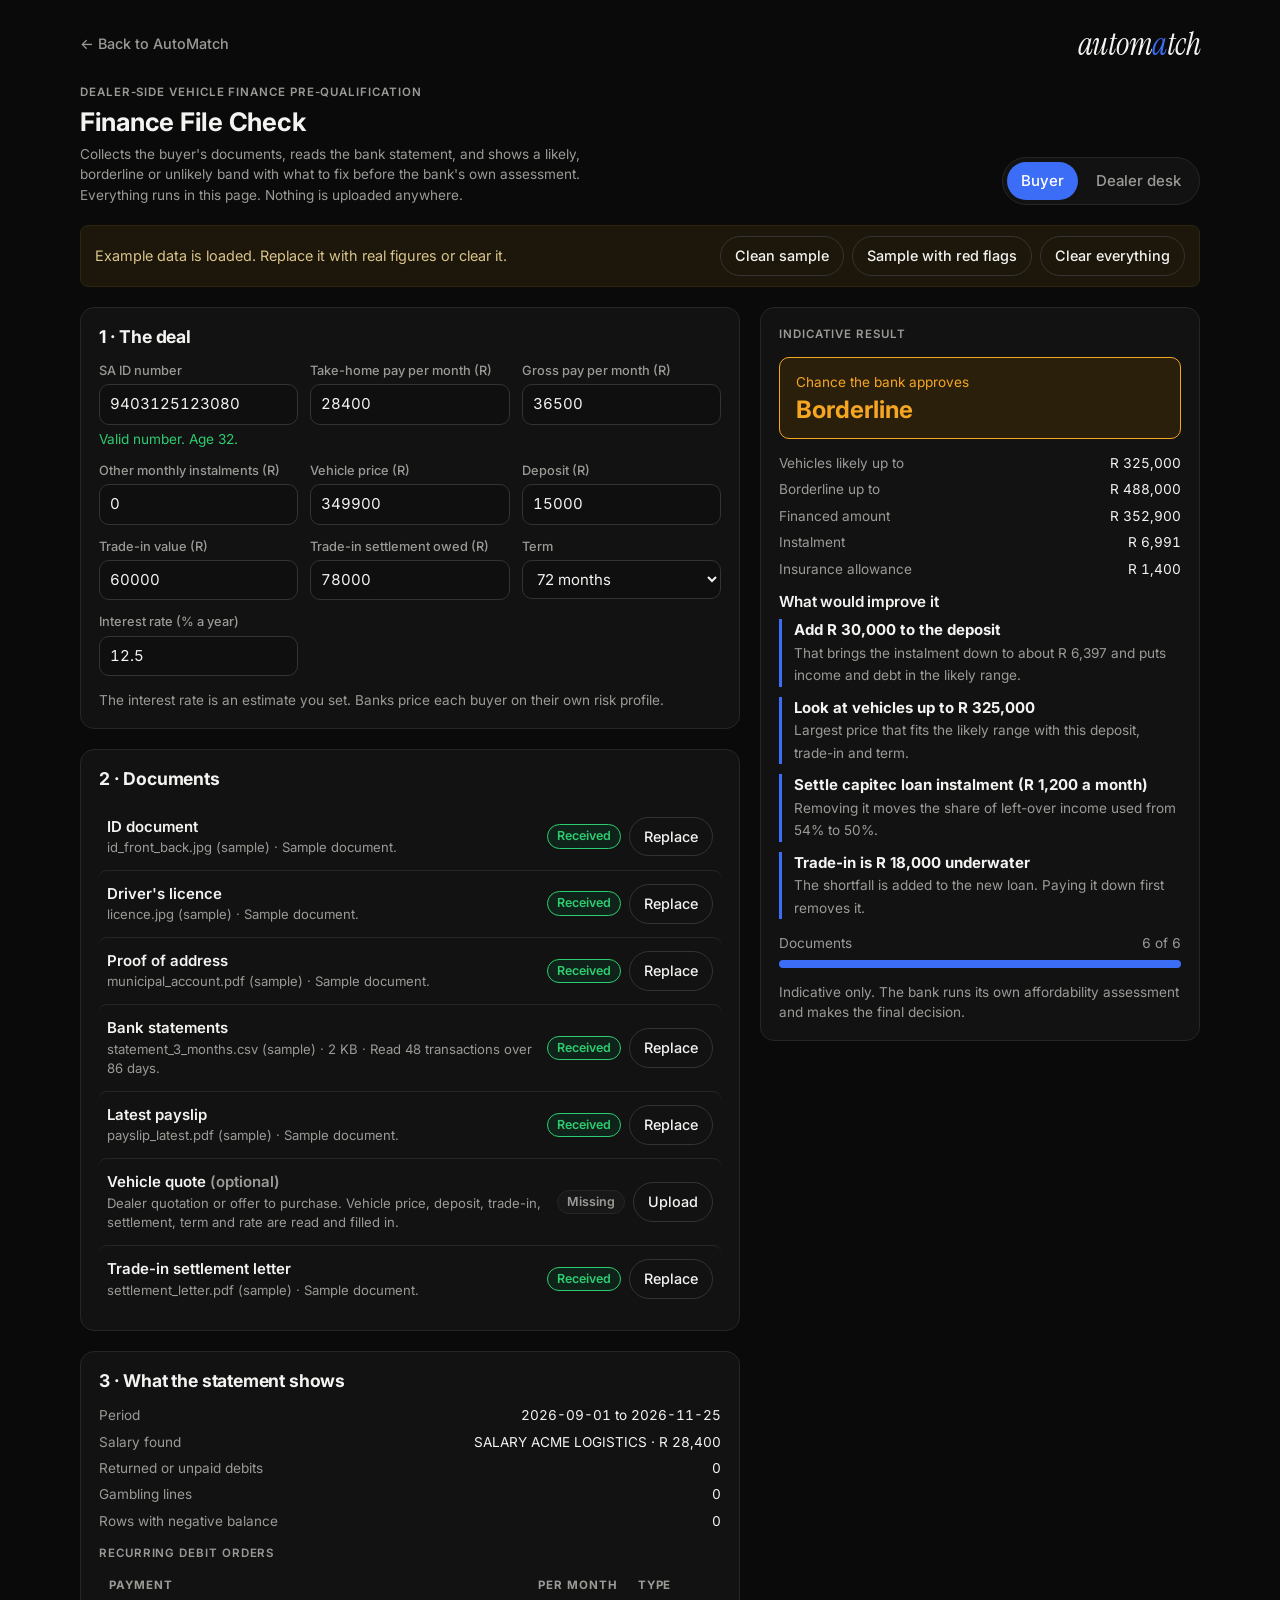
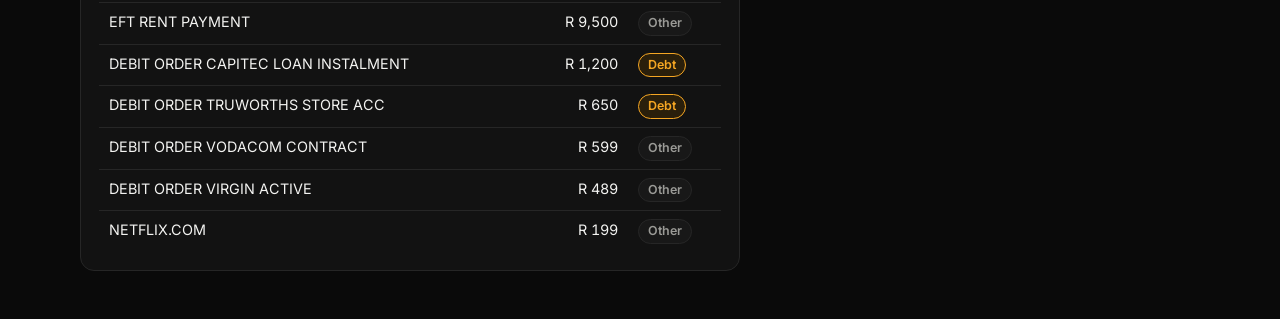
<file: static/finance-check.html>
<!doctype html><html lang="en" data-theme="dark"><head><meta charset="utf-8"><title>Pre-evaluate your finances · AutoMatch</title><meta name=viewport content="width=device-width,initial-scale=1,viewport-fit=cover"><style>:root{color-scheme:dark;box-sizing:border-box;padding-top:env(safe-area-inset-top,0px);padding-bottom:env(safe-area-inset-bottom,0px)}html{scroll-padding-top:env(safe-area-inset-top,0px)}body{margin:0;padding:0;font:14px -apple-system,BlinkMacSystemFont,sans-serif;background:#0a0a0a;color:#f3f3f1}img{max-width:100%}[hidden]:not([hidden=until-found i]){display:none!important}</style></head><body>
<meta name="claude:viewport-fit-sides" content="cover">
<link rel="preconnect" href="https://fonts.googleapis.com">
<link rel="preconnect" href="https://fonts.gstatic.com" crossorigin>
<link rel="stylesheet" href="https://fonts.googleapis.com/css2?family=Inter:wght@400;500;600;700&family=Instrument+Serif:ital@0;1&display=swap">
<style>
/* Layout: workspace with the deal and documents on the left and the live result on the right; tabs switch between buyer and dealer desk views */
:root{
  --bg:#0a0a0a; --surface:#121212; --surface-2:#181818; --ink:#f3f3f1; --ink-2:#9a9a96; --line:#262626;
  --accent:#3b6df6; --accent-ink:#ffffff;
  --good:#2ecc71; --good-bg:#10231a; --warn:#f5a623; --warn-bg:#2a1f0b; --bad:#e5484d; --bad-bg:#2a1213;
  --font-display:'Inter',system-ui,sans-serif;
  --font-body:'Inter',system-ui,sans-serif;
  --font-mono:'Inter',system-ui,sans-serif;
  color-scheme:dark;
}
*{box-sizing:border-box}
body{background:var(--bg);color:var(--ink);font-family:var(--font-body);font-size:15px;line-height:1.5;
  padding-left:max(16px,env(safe-area-inset-left,0px));padding-right:max(16px,env(safe-area-inset-right,0px));padding-block:20px 48px}
.wrap{max-width:1120px;margin:0 auto;display:flex;flex-direction:column;gap:20px}
h1,h2,h3{font-family:var(--font-display);margin:0;text-wrap:balance;line-height:1.2}
h1{font-size:1.6rem;font-weight:700}
h2{font-size:1.1rem;font-weight:700}
h3{font-size:.95rem;font-weight:600}
p{margin:0}
.mono,.num{font-family:var(--font-mono);font-variant-numeric:tabular-nums}
.muted{color:var(--ink-2)}
.small{font-size:.85rem}
.label-up{font-size:.72rem;letter-spacing:.08em;text-transform:uppercase;color:var(--ink-2);font-weight:600}
header{display:flex;flex-wrap:wrap;gap:12px 24px;align-items:flex-end;justify-content:space-between}
header .sub{max-width:60ch}
.tabs{display:flex;gap:4px;background:var(--surface-2);padding:4px;border-radius:10px}
.tabs button{border:0;background:transparent;color:var(--ink-2);font:inherit;font-weight:500;padding:8px 14px;border-radius:7px;cursor:pointer}
.tabs button[aria-selected="true"]{background:var(--surface);color:var(--ink);box-shadow:0 1px 2px rgba(0,0,0,.12)}
button:focus-visible,input:focus-visible,select:focus-visible,textarea:focus-visible,label.btn:focus-within{outline:2px solid var(--accent);outline-offset:2px}
.banner{display:flex;flex-wrap:wrap;gap:8px 16px;align-items:center;justify-content:space-between;background:var(--warn-bg);color:var(--warn);padding:10px 14px;border-radius:8px;font-size:.9rem}
.cols{display:grid;grid-template-columns:minmax(0,1.5fr) minmax(0,1fr);gap:20px;align-items:start}
@media (max-width:860px){.cols{grid-template-columns:minmax(0,1fr)}}
.stack{display:flex;flex-direction:column;gap:20px;min-width:0}
.card{background:var(--surface);border:1px solid var(--line);border-radius:12px;padding:18px;display:flex;flex-direction:column;gap:14px;min-width:0}
.card.sticky{position:sticky;top:12px}
@media (max-width:860px){.card.sticky{position:static}}
.form-grid{display:grid;grid-template-columns:repeat(auto-fit,minmax(170px,1fr));gap:12px}
.field{display:flex;flex-direction:column;gap:4px;min-width:0}
.field label{font-size:.8rem;color:var(--ink-2);font-weight:500}
input,select,textarea{font:inherit;color:var(--ink);background:var(--bg);border:1px solid var(--line);border-radius:7px;padding:8px 10px;width:100%;min-width:0}
input.mono{font-family:var(--font-mono)}
textarea{min-height:64px;resize:vertical}
.btn,button.btn{display:inline-flex;align-items:center;justify-content:center;gap:6px;font:inherit;font-weight:500;font-size:.9rem;padding:8px 14px;border-radius:7px;border:1px solid var(--line);background:var(--surface);color:var(--ink);cursor:pointer}
.btn.primary{background:var(--accent);color:var(--accent-ink);border-color:var(--accent)}
.btn:disabled{opacity:.5;cursor:not-allowed}
.btn-row{display:flex;flex-wrap:wrap;gap:8px}
.pill{display:inline-flex;align-items:center;font-size:.78rem;font-weight:600;padding:2px 9px;border-radius:99px;white-space:nowrap}
.pill.good{background:var(--good-bg);color:var(--good)}
.pill.warn{background:var(--warn-bg);color:var(--warn)}
.pill.bad{background:var(--bad-bg);color:var(--bad)}
.pill.none{background:var(--surface-2);color:var(--ink-2)}
.docs{list-style:none;margin:0;padding:0;display:flex;flex-direction:column}
.doc{display:grid;grid-template-columns:minmax(0,1fr) auto;gap:6px 12px;padding:12px 8px;border-top:1px solid var(--line);align-items:center;border-radius:8px}
.doc:first-child{border-top:0}
.doc.drag{background:var(--surface-2)}
.doc .meta{min-width:0}
.doc .name{font-weight:600}
.doc .note{font-size:.82rem;color:var(--ink-2);overflow-wrap:anywhere}
.doc .acts{display:flex;gap:8px;align-items:center;flex-wrap:wrap;justify-content:flex-end}
.autofilled{border-color:var(--accent);box-shadow:inset 0 0 0 1px var(--accent)}
.auto-tag{font-size:.74rem;color:var(--accent)}
input[type=file]{position:absolute;width:1px;height:1px;opacity:0;pointer-events:none}
.scroll{overflow-x:auto}
table{border-collapse:collapse;width:100%;font-size:.9rem}
th,td{text-align:left;padding:8px 10px;border-top:1px solid var(--line);vertical-align:top}
th{font-size:.72rem;letter-spacing:.08em;text-transform:uppercase;color:var(--ink-2);border-top:0}
td.r,th.r{text-align:right}
.band{border-radius:10px;padding:14px 16px;display:flex;flex-direction:column;gap:4px}
.band .big{font-family:var(--font-display);font-size:1.5rem;font-weight:700;line-height:1.15}
.band.good{background:var(--good-bg);color:var(--good)}
.band.warn{background:var(--warn-bg);color:var(--warn)}
.band.bad{background:var(--bad-bg);color:var(--bad)}
.band.none{background:var(--surface-2);color:var(--ink-2)}
.kv{display:grid;grid-template-columns:1fr auto;gap:6px 12px}
.kv div:nth-child(even){text-align:right}
.bar{height:8px;background:var(--surface-2);border-radius:99px;overflow:hidden}
.bar i{display:block;height:100%;background:var(--accent)}
.fixes{margin:0;padding:0;list-style:none;display:flex;flex-direction:column;gap:10px}
.fixes li{padding-left:12px;border-left:3px solid var(--accent)}
.fixes li.flag{border-left-color:var(--warn)}
.fixes b{display:block}
.checks{list-style:none;margin:0;padding:0;display:flex;flex-direction:column}
.checks li{display:grid;grid-template-columns:auto minmax(0,1fr);gap:4px 12px;padding:9px 0;border-top:1px solid var(--line);align-items:baseline}
.checks li:first-child{border-top:0}
.checks .note{grid-column:2;font-size:.83rem;color:var(--ink-2);overflow-wrap:anywhere}
.two{display:grid;grid-template-columns:repeat(auto-fit,minmax(280px,1fr));gap:20px}
ul.plain{margin:0;padding-left:18px;display:flex;flex-direction:column;gap:6px}
.note-box{background:var(--surface-2);border-radius:8px;padding:10px 12px;font-size:.88rem}
@media (prefers-reduced-motion:no-preference){.bar i{transition:width .3s}}
</style>

<style>
.am-back{display:flex;align-items:center;justify-content:space-between;gap:12px;max-width:1120px;margin:0 auto 16px;font-size:.9rem}
.am-back a{color:var(--ink-2);text-decoration:none;font-weight:500}
.am-back a:hover{color:var(--ink)}
.am-back .am-logo{font-family:"Instrument Serif",Georgia,serif;font-style:italic;font-size:2rem;letter-spacing:-.5px;color:var(--ink)}
.am-back .am-logo em{color:var(--accent)}

/* AutoMatch dark theme details */
h1,h2,h3{letter-spacing:-.01em}
.card{border-radius:14px}
.tabs{background:var(--surface);border:1px solid var(--line);border-radius:999px}
.tabs button{border-radius:999px}
.tabs button[aria-selected="true"]{background:var(--accent);color:#fff;box-shadow:none}
.btn,button.btn{border-radius:999px;border-color:#333;background:transparent}
.btn:hover{background:#1a1a1a}
.btn.primary{background:#fff;color:#0a0a0a;border-color:#fff;font-weight:600}
.btn.primary:hover{background:#e9e9e9}
.btn:disabled:hover{background:#fff}
.pill{border:1px solid currentColor}
.pill.none{border-color:var(--line)}
.band{border:1px solid currentColor}
.band.none{border-color:var(--line)}
input,select,textarea{background:#0f0f0f;border-color:#333;border-radius:10px}
input:focus,select:focus,textarea:focus{border-color:#5a5a5a}
.banner{background:#1c170a;color:#d9c48c;border:1px solid #2d2510}
</style>
<div class="am-back"><a href="/">&larr; Back to AutoMatch</a><a class="am-logo" href="/" aria-label="AutoMatch home">autom<em>a</em>tch</a></div>
<div class="wrap">
  <header>
    <div class="sub" style="display:flex;flex-direction:column;gap:6px">
      <div class="label-up">Dealer-side vehicle finance pre-qualification</div>
      <h1>Finance File Check</h1>
      <p class="muted small">Collects the buyer's documents, reads the bank statement, and shows a likely, borderline or unlikely band with what to fix before the bank's own assessment. Everything runs in this page. Nothing is uploaded anywhere.</p>
    </div>
    <div class="tabs" role="tablist" aria-label="Views">
      <button role="tab" id="tab-buyer" aria-selected="true" data-view="buyer">Buyer</button>
      <button role="tab" id="tab-dealer" aria-selected="false" data-view="dealer">Dealer desk</button>
    </div>
  </header>

  <div class="banner" id="banner">
    <span id="banner-text"></span>
    <span class="btn-row">
      <button class="btn" id="load-clean" type="button">Clean sample</button>
      <button class="btn" id="load-flags" type="button">Sample with red flags</button>
      <button class="btn" id="clear-all" type="button">Clear everything</button>
    </span>
  </div>

  <!-- BUYER -->
  <section id="view-buyer" class="cols" aria-labelledby="tab-buyer">
    <div class="stack">
      <div class="card">
        <h2>1 · The deal</h2>
        <div class="form-grid">
          <div class="field"><label for="idno">SA ID number</label><input id="idno" class="mono" inputmode="numeric" maxlength="15" autocomplete="off"><span class="small" id="id-msg"></span></div>
          <div class="field"><label for="net">Take-home pay per month (R)</label><input id="net" class="mono" type="number" min="0" step="100"></div>
          <div class="field"><label for="gross">Gross pay per month (R)</label><input id="gross" class="mono" type="number" min="0" step="100"></div>
          <div class="field"><label for="debt">Other monthly instalments (R)</label><input id="debt" class="mono" type="number" min="0" step="50"></div>
          <div class="field"><label for="price">Vehicle price (R)</label><input id="price" class="mono" type="number" min="0" step="1000"></div>
          <div class="field"><label for="deposit">Deposit (R)</label><input id="deposit" class="mono" type="number" min="0" step="1000"></div>
          <div class="field"><label for="tv">Trade-in value (R)</label><input id="tv" class="mono" type="number" min="0" step="1000"></div>
          <div class="field"><label for="settle">Trade-in settlement owed (R)</label><input id="settle" class="mono" type="number" min="0" step="1000"></div>
          <div class="field"><label for="term">Term</label>
            <select id="term"><option value="36">36 months</option><option value="48">48 months</option><option value="60">60 months</option><option value="72" selected>72 months</option><option value="84">84 months</option></select></div>
          <div class="field"><label for="rate">Interest rate (% a year)</label><input id="rate" class="mono" type="number" min="0" max="40" step="0.25" value="12.5"></div>
        </div>
        <p class="small muted">The interest rate is an estimate you set. Banks price each buyer on their own risk profile.</p>
      </div>

      <div class="card">
        <h2>2 · Documents</h2>
        <ul class="docs" id="doc-list"></ul>
      </div>

      <div class="card" id="stmt-card">
        <h2>3 · What the statement shows</h2>
        <div id="stmt-body" class="muted small">Upload a bank statement (a CSV, or a PDF with selectable text) and it is read here. A CSV needs the columns Date, Description and Amount (or Debit and Credit), with Balance if you have it.</div>
      </div>
    </div>

    <aside class="stack" aria-live="polite">
      <div class="card sticky" id="buyer-result"></div>
    </aside>
  </section>

  <!-- DEALER -->
  <section id="view-dealer" hidden aria-labelledby="tab-dealer">
    <div class="stack" id="dealer-body"></div>
  </section>

</div>

<script>
// ==LOGIC==
const fmt = n => 'R ' + Math.round(n).toLocaleString('en-ZA');
const pct = n => Math.round(n * 100) + '%';
const esc = s => String(s).replace(/[&<>"']/g, c => ({'&':'&amp;','<':'&lt;','>':'&gt;','"':'&quot;',"'":'&#39;'}[c]));
const DEBT_RE = /loan|finance|bond|instal|credit card|store acc|\bvaf\b|\bmfc\b|wesbank|truworths|edgars|lewis|homechoice|\bjet\b|mr price/i;
const GAMBLE_RE = /\bbet|betway|casino|lotto|sportingbet|hollywoodbets|yesplay|powerball|luckystar/i;
const BOUNCE_RE = /unpaid|returned|insufficient|dishonou?r|rejected|\brd\b|reversal fee/i;
const INS_RATE = 0.004; // placeholder: monthly insurance as a share of vehicle price
const median = a => { const s = a.slice().sort((x, y) => x - y); const m = Math.floor(s.length / 2); return s.length % 2 ? s[m] : (s[m - 1] + s[m]) / 2; };
const monthKey = d => d.getUTCFullYear() + '-' + String(d.getUTCMonth() + 1).padStart(2, '0');

function luhnValid(s) {
  let sum = 0;
  for (let i = 0; i < s.length; i++) {
    let d = +s[s.length - 1 - i];
    if (i % 2 === 1) { d *= 2; if (d > 9) d -= 9; }
    sum += d;
  }
  return sum % 10 === 0;
}
function makeSampleID() {
  const base = '940312' + '5123' + '0' + '8';
  for (let z = 0; z < 10; z++) if (luhnValid(base + z)) return base + z;
}
function checkID(raw, now) {
  const s = String(raw || '').replace(/\s/g, '');
  if (!s) return null;
  if (!/^\d{13}$/.test(s)) return { ok: false, msg: 'An SA ID number has 13 digits.' };
  now = now || new Date();
  const yy = +s.slice(0, 2), mm = +s.slice(2, 4), dd = +s.slice(4, 6);
  const year = yy > now.getUTCFullYear() % 100 ? 1900 + yy : 2000 + yy;
  const dob = new Date(Date.UTC(year, mm - 1, dd));
  if (dob.getUTCFullYear() !== year || dob.getUTCMonth() !== mm - 1 || dob.getUTCDate() !== dd) return { ok: false, msg: 'The birth date inside this number is not a real date.' };
  if (!luhnValid(s)) return { ok: false, msg: 'The check digit does not match. Re-check the number.' };
  let age = now.getUTCFullYear() - year;
  if (now.getUTCMonth() < mm - 1 || (now.getUTCMonth() === mm - 1 && now.getUTCDate() < dd)) age--;
  return { ok: true, age, msg: 'Valid number. Age ' + age + '.' };
}

function parseCSVRows(text) {
  const head = text.split(/\r?\n/, 1)[0] || '';
  const delim = (head.match(/;/g) || []).length > (head.match(/,/g) || []).length ? ';' : ',';
  const rows = []; let row = [], cur = '', q = false;
  for (let i = 0; i < text.length; i++) {
    const c = text[i];
    if (q) {
      if (c === '"') { if (text[i + 1] === '"') { cur += '"'; i++; } else q = false; } else cur += c;
    } else if (c === '"') q = true;
    else if (c === delim) { row.push(cur); cur = ''; }
    else if (c === '\n' || c === '\r') { if (c === '\r' && text[i + 1] === '\n') i++; row.push(cur); cur = ''; if (row.some(x => x.trim() !== '')) rows.push(row); row = []; }
    else cur += c;
  }
  row.push(cur); if (row.some(x => x.trim() !== '')) rows.push(row);
  return rows;
}
function parseMoney(v) {
  if (v === undefined || v === null) return null;
  let s = String(v).trim();
  if (!s) return null;
  let neg = false;
  if (/^\(.*\)$/.test(s)) { neg = true; s = s.slice(1, -1); }
  if (/-$/.test(s)) { neg = true; s = s.slice(0, -1); }
  s = s.replace(/[Rr\s ]/g, '');
  if (/^-/.test(s)) { neg = !neg || true; s = s.slice(1); }
  if (/,\d{1,2}$/.test(s) && !/\./.test(s)) s = s.replace(',', '.'); else s = s.replace(/,/g, '');
  const n = parseFloat(s);
  if (isNaN(n)) return null;
  return neg ? -n : n;
}
function parseDate(v) {
  const s = String(v || '').trim();
  let m = s.match(/(\d{4})[-\/](\d{1,2})[-\/](\d{1,2})/);
  if (m) return new Date(Date.UTC(+m[1], +m[2] - 1, +m[3]));
  m = s.match(/(\d{1,2})[-\/](\d{1,2})[-\/](\d{4})/);
  if (m) return new Date(Date.UTC(+m[3], +m[2] - 1, +m[1]));
  return null;
}
function parseStatement(text) {
  const rows = parseCSVRows(text);
  if (rows.length < 2) return { ok: false, error: 'The file has no transaction rows.' };
  const h = rows[0].map(x => x.trim().toLowerCase());
  const find = re => h.findIndex(x => re.test(x));
  const iDate = find(/date/), iDesc = find(/desc|narr|detail|reference|transaction/);
  let iAmt = find(/^amount|^value/), iDeb = find(/debit|money out|withdraw/), iCre = find(/credit|money in|deposit/), iBal = find(/balance/);
  if (iDate < 0 || iDesc < 0 || (iAmt < 0 && iDeb < 0 && iCre < 0)) return { ok: false, error: 'Could not find Date, Description and Amount (or Debit and Credit) columns in the first row.' };
  const tx = [];
  for (let r = 1; r < rows.length; r++) {
    const c = rows[r];
    const d = parseDate(c[iDate]);
    if (!d) continue;
    let amt = null;
    if (iAmt >= 0) amt = parseMoney(c[iAmt]);
    else { const dr = parseMoney(c[iDeb]) || 0, cr = parseMoney(c[iCre]) || 0; amt = cr - Math.abs(dr); }
    if (amt === null) continue;
    tx.push({ d, desc: String(c[iDesc] || '').trim(), amt, bal: iBal >= 0 ? parseMoney(c[iBal]) : null });
  }
  if (tx.length < 5) return { ok: false, error: 'Fewer than 5 readable transactions were found.' };
  tx.sort((a, b) => a.d - b.d);
  return { ok: true, tx };
}
function analyzeStatement(tx) {
  const monthsSet = new Set(tx.map(t => monthKey(t.d)));
  const months = [...monthsSet].sort();
  const first = tx[0].d, last = tx[tx.length - 1].d;
  const days = Math.round((last - first) / 86400000) + 1;
  const need = Math.max(2, Math.ceil(months.length * 0.66));
  const norm = s => s.toLowerCase().replace(/\d+/g, '').replace(/[^a-z ]/g, ' ').replace(/\s+/g, ' ').trim();
  const group = pred => {
    const g = {};
    tx.filter(pred).forEach(t => {
      const k = norm(t.desc) || 'unnamed';
      const e = g[k] || (g[k] = { name: t.desc, byMonth: {}, count: {} });
      const mk = monthKey(t.d);
      e.byMonth[mk] = (e.byMonth[mk] || 0) + Math.abs(t.amt);
      e.count[mk] = (e.count[mk] || 0) + 1;
    });
    return Object.values(g).map(e => {
      const sums = Object.values(e.byMonth);
      const med = median(sums);
      return { name: e.name, months: sums.length, median: med, variation: med ? (Math.max(...sums) - Math.min(...sums)) / med : 0, maxPerMonth: Math.max(...Object.values(e.count)) };
    });
  };
  const credits = group(t => t.amt > 0).filter(g => g.months >= need && g.median >= 1500).sort((a, b) => b.median - a.median);
  const salary = credits[0] || null;
  const recurring = group(t => t.amt < 0).filter(g => g.months >= need && g.maxPerMonth <= 2 && g.variation <= 0.1 && g.median >= 50)
    .map(g => ({ name: g.name, median: g.median, months: g.months, debt: DEBT_RE.test(g.name) }))
    .sort((a, b) => b.median - a.median);
  const hasBalance = tx.some(t => t.bal !== null);
  return {
    months, days, first, last, salary, recurring, hasBalance, txCount: tx.length,
    gambling: tx.filter(t => t.amt < 0 && GAMBLE_RE.test(t.desc)).length,
    bounced: tx.filter(t => BOUNCE_RE.test(t.desc)).length,
    overdraftRows: hasBalance ? tx.filter(t => t.bal !== null && t.bal < 0).length : 0
  };
}
function makeSampleCSV(variant, now) {
  now = now || new Date();
  const rows = []; let seed = 7;
  const rnd = () => { seed = (seed * 16807) % 2147483647; return seed / 2147483647; };
  const iso = (y, m, d) => y + '-' + String(m + 1).padStart(2, '0') + '-' + String(d).padStart(2, '0');
  [3, 2, 1].forEach((k, i) => {
    const dt = new Date(Date.UTC(now.getUTCFullYear(), now.getUTCMonth() - k, 1));
    const y = dt.getUTCFullYear(), m = dt.getUTCMonth();
    const add = (d, desc, amt) => rows.push({ date: iso(y, m, d), desc, amt });
    add(1, 'EFT RENT PAYMENT', -9500);
    add(1, 'DEBIT ORDER VODACOM CONTRACT', -599);
    add(2, 'DEBIT ORDER VIRGIN ACTIVE', -489);
    add(3, 'DEBIT ORDER CAPITEC LOAN INSTALMENT', -1200);
    add(3, 'DEBIT ORDER TRUWORTHS STORE ACC', -650);
    add(5, 'NETFLIX.COM', -199);
    const shops = ['WOOLWORTHS', 'CHECKERS', 'PICK N PAY', 'SHELL ULTRA CITY', 'ENGEN 1STOP', 'CLICKS', 'UBER EATS'];
    for (let j = 0; j < 9; j++) add(4 + j * 2 + (j % 2), 'POS PURCHASE ' + shops[Math.floor(rnd() * shops.length)], -Math.round(150 + rnd() * 650));
    if (variant === 'flags') {
      add(8, 'SPORTINGBET DEPOSIT', -(500 + Math.round(rnd() * 700)));
      add(15, 'HOLLYWOODBETS', -800);
      if (i === 1) add(19, 'UNPAID DEBIT ORDER FEE INSUFFICIENT FUNDS', -45);
    }
    add(25, 'SALARY ACME LOGISTICS', 28400);
  });
  rows.sort((a, b) => (a.date < b.date ? -1 : a.date > b.date ? 1 : 0));
  let bal = variant === 'flags' ? 9000 : 26000;
  const lines = ['Date,Description,Amount,Balance'];
  rows.forEach(r => { bal += r.amt; lines.push(r.date + ',' + r.desc + ',' + r.amt.toFixed(2) + ',' + bal.toFixed(2)); });
  return lines.join('\n');
}

function pmtFactor(rate, n) { const r = rate / 100 / 12; return r === 0 ? 1 / n : r / (1 - Math.pow(1 + r, -n)); }
function expenseAllowance(gross) { return Math.max(3500, 0.30 * gross); } // placeholder for the NCR minimum expense norms table
function levelOf(ratio, dti) { if (ratio <= 0.5 && dti <= 0.55) return 2; if (ratio <= 0.75 && dti <= 0.7) return 1; return 0; }
const ceil1000 = n => Math.ceil(n / 1000) * 1000;

function computeModel(v, stmt) {
  const detNet = stmt && stmt.salary ? stmt.salary.median : 0;
  const net = detNet || v.net;
  if (!(net > 0) || !(v.price > 0)) return null;
  const gross = v.gross > 0 ? v.gross : net * 1.25;
  const debtItems = stmt ? stmt.recurring.filter(r => r.debt) : [];
  const detDebt = debtItems.reduce((a, r) => a + r.median, 0);
  const baseExisting = Math.max(v.debt || 0, detDebt);
  const expenses = expenseAllowance(gross);
  const flagged = !!(stmt && (stmt.bounced > 0 || stmt.gambling > 0 || stmt.overdraftRows > 0));
  const calc = (o) => {
    o = o || {};
    const price = o.price !== undefined ? o.price : v.price;
    const deposit = o.deposit !== undefined ? o.deposit : (v.deposit || 0);
    const term = o.term || v.term;
    const existing = o.existing !== undefined ? o.existing : baseExisting;
    const f = pmtFactor(v.rate, term);
    const financed = Math.max(0, price - deposit - (v.tv || 0) + (v.settle || 0));
    const inst = f * financed, ins = INS_RATE * price, cost = inst + ins;
    const disc = net - existing - expenses;
    const ratio = disc > 0 ? cost / disc : Infinity;
    const dti = (existing + cost) / net;
    let level = levelOf(ratio, dti);
    if (flagged) level = Math.max(0, level - 1);
    return { f, financed, inst, ins, cost, disc, ratio, dti, level, existing };
  };
  const base = calc();
  const maxPrice = (ratioCap, dtiCap) => {
    const f = pmtFactor(v.rate, v.term);
    const cap = Math.min(ratioCap * base.disc, dtiCap * net - baseExisting);
    if (!(cap > 0)) return 0;
    const P = (cap + f * ((v.deposit || 0) + (v.tv || 0) - (v.settle || 0))) / (f + INS_RATE);
    return Math.max(0, Math.floor(P / 1000) * 1000);
  };
  const maxLikely = maxPrice(0.5, 0.55), maxBorder = maxPrice(0.75, 0.7);
  const fixes = [];
  if (base.level < 2) {
    const capL = Math.min(0.5 * base.disc, 0.55 * net - baseExisting);
    if (capL > base.ins) {
      const extra = base.financed - (capL - base.ins) / base.f;
      if (extra > 0) fixes.push({ title: 'Add ' + fmt(ceil1000(extra)) + ' to the deposit', detail: 'That brings the instalment down to about ' + fmt(base.inst - ceil1000(extra) * base.f) + ' and puts income and debt in the likely range.' });
    }
    if (maxLikely < v.price) fixes.push({ title: 'Look at vehicles up to ' + fmt(maxLikely), detail: 'Largest price that fits the likely range with this deposit, trade-in and term.' });
    if (v.term < 72) { const c = calc({ term: 72 }); if (c.level > base.level) fixes.push({ title: 'Stretch the term to 72 months', detail: 'The instalment drops to about ' + fmt(c.inst) + '. It costs more interest over the whole term.' }); }
    if (debtItems.length) {
      const top = debtItems[0], c = calc({ existing: Math.max(0, baseExisting - top.median) });
      if (c.level > base.level) fixes.push({ title: 'Settle ' + top.name.toLowerCase().replace(/^debit order /, '') + ' (' + fmt(top.median) + ' a month)', detail: 'Removing it moves the share of left-over income used from ' + pct(base.ratio) + ' to ' + pct(c.ratio) + '.' });
    }
  }
  if ((v.tv || 0) > 0 && v.settle > v.tv) fixes.push({ title: 'Trade-in is ' + fmt(v.settle - v.tv) + ' underwater', detail: 'The shortfall is added to the new loan. Paying it down first removes it.' });
  if (stmt && stmt.bounced > 0) fixes.push({ flag: true, title: 'Returned or unpaid debits on the statement', detail: stmt.bounced + ' line' + (stmt.bounced > 1 ? 's' : '') + '. A few clean months before applying would help.' });
  if (stmt && stmt.gambling > 0) fixes.push({ flag: true, title: 'Gambling transactions on the statement', detail: stmt.gambling + ' line' + (stmt.gambling > 1 ? 's' : '') + '. Some lenders weigh these.' });
  if (stmt && stmt.overdraftRows > 0) fixes.push({ flag: true, title: 'The account went into overdraft', detail: stmt.overdraftRows + ' statement rows show a negative balance.' });
  return {
    net, netSource: detNet ? 'statement' : 'declared', gross, existing: baseExisting, expenses, disc: base.disc,
    financed: base.financed, inst: base.inst, ins: base.ins, cost: base.cost, ratio: base.ratio, dti: base.dti,
    level: base.level, flagged, maxLikely, maxBorder, fixes: fixes.slice(0, 6)
  };
}
// With income and debts known but no vehicle price yet: the most that looks affordable. Same rules as computeModel.
function affordCaps(v, stmt) {
  const net = (stmt && stmt.salary ? stmt.salary.median : 0) || v.net;
  if (!(net > 0)) return null;
  const gross = v.gross > 0 ? v.gross : net * 1.25;
  const detDebt = stmt ? stmt.recurring.filter(r => r.debt).reduce((a, r) => a + r.median, 0) : 0;
  const existing = Math.max(v.debt || 0, detDebt);
  const disc = net - existing - expenseAllowance(gross);
  const f = pmtFactor(v.rate, v.term);
  const cap = (rc, dc) => {
    const c = Math.min(rc * disc, dc * net - existing);
    if (!(c > 0)) return 0;
    return Math.max(0, Math.floor(((c + f * ((v.deposit || 0) + (v.tv || 0) - (v.settle || 0))) / (f + INS_RATE)) / 1000) * 1000);
  };
  return { likely: cap(0.5, 0.55), border: cap(0.75, 0.7) };
}
function buildChecks(v, stmt, idRes, found) {
  const c = [];
  c.push({ label: 'ID number is valid', state: idRes ? (idRes.ok ? 'pass' : 'fail') : 'unknown', note: idRes ? idRes.msg : 'No ID number entered.' });
  const seen = found && found.idno ? Object.entries(found.idno) : [];
  if (seen.length >= 2) {
    const names = { id: 'ID document', licence: 'licence', payslip: 'payslip' };
    const same = new Set(seen.map(x => x[1])).size === 1;
    c.push({ label: 'ID number matches across documents', state: same ? 'pass' : 'fail', note: same ? seen.length + ' documents show the same number.' : seen.map(x => (names[x[0]] || x[0]) + ' ' + x[1]).join(', ') + '.' });
  }
  if (!stmt) { c.push({ label: 'Statement read automatically', state: 'unknown', note: 'No readable bank statement loaded.' }); return c; }
  c.push({ label: 'Statement covers three months', state: stmt.days >= 80 ? 'pass' : 'warn', note: stmt.days + ' days across ' + stmt.months.length + ' calendar months.' });
  c.push({ label: 'Recurring salary found', state: stmt.salary ? 'pass' : 'fail', note: stmt.salary ? fmt(stmt.salary.median) + ' a month in ' + stmt.salary.months + ' months.' : 'No credit repeats each month.' });
  if (stmt.salary) {
    c.push({ label: 'Salary is steady', state: stmt.salary.variation <= 0.1 ? 'pass' : 'warn', note: 'Month to month variation ' + pct(stmt.salary.variation) + '.' });
    if (v.net > 0) {
      const diff = Math.abs(v.net - stmt.salary.median) / stmt.salary.median;
      c.push({ label: 'Declared pay matches the statement', state: diff <= 0.15 ? 'pass' : 'warn', note: 'Declared ' + fmt(v.net) + ', statement ' + fmt(stmt.salary.median) + '.' });
    }
  }
  c.push({ label: 'No returned or unpaid debits', state: stmt.bounced ? 'fail' : 'pass', note: stmt.bounced ? stmt.bounced + ' line(s) found.' : 'None found.' });
  c.push({ label: 'No gambling transactions', state: stmt.gambling ? 'warn' : 'pass', note: stmt.gambling ? stmt.gambling + ' line(s) found.' : 'None found.' });
  c.push({ label: 'Account stays in credit', state: !stmt.hasBalance ? 'unknown' : stmt.overdraftRows ? 'warn' : 'pass', note: !stmt.hasBalance ? 'The file has no Balance column.' : stmt.overdraftRows ? stmt.overdraftRows + ' row(s) with a negative balance.' : 'No negative balances.' });
  return c;
}
// ==/LOGIC==

// ==EXTRACT==
// Reads details out of text taken from a document. Pure functions, no DOM, so they can be tested alone.
const MONEY_SRC = '(?:R\\s?)?(\\d{1,3}(?:[ \\u00a0,]\\d{3})+(?:[.,]\\d{1,2})?|\\d+(?:[.,]\\d{1,2})?)';
function toNumber(raw) {
  let t = String(raw).replace(/[\s\u00a0]/g, '');
  const lc = t.lastIndexOf(','), ld = t.lastIndexOf('.');
  if (lc >= 0 && ld >= 0) t = lc > ld ? t.replace(/\./g, '').replace(',', '.') : t.replace(/,/g, '');
  else if (lc >= 0) t = /,\d{1,2}$/.test(t) ? t.replace(',', '.') : t.replace(/,/g, '');
  const n = parseFloat(t);
  return isNaN(n) ? null : n;
}
function amountAfter(labelSrc, text) {
  const m = new RegExp('(?:' + labelSrc + ')[^0-9]{0,80}?' + MONEY_SRC, 'i').exec(text);
  return m ? toNumber(m[1]) : null;
}
const NET_LABEL = '\\bnett?\\s*(?:pay|salary|income|wage|earnings)\\b|take[- ]?home(?:\\s*pay)?|salary\\s*paid';
const GROSS_LABEL = '\\bgross\\s*(?:pay|salary|earnings|income|remuneration|wage)?\\b|total\\s*earnings|total\\s*income';
// Most specific wording first, so a heading or an agreement number is never mistaken for the amount.
const SETTLE_LABELS = ['settlement\\s*(?:amount|balance|figure|value|quote)\\b', 'payout\\s*(?:amount|figure|balance)', '(?:balance|amount)\\s*(?:required\\s*)?to\\s*settle', 'outstanding\\s*balance'];
function findIDs(text) {
  const t = String(text), c = new Set();
  (t.match(/\b\d{13}\b/g) || []).forEach(x => c.add(x));
  (t.match(/\b(?:\d[ \-]?){12}\d\b/g) || []).forEach(x => { const d = x.replace(/\D/g, ''); if (d.length === 13) c.add(d); });
  const all = [...c];
  return { valid: all.filter(x => checkID(x).ok), invalid: all.filter(x => !checkID(x).ok) };
}
function extractFromText(key, text) {
  const out = { fields: {}, ids: [], notes: [] };
  const t = String(text || '');
  if (key === 'id' || key === 'licence' || key === 'payslip') {
    const f = findIDs(t);
    if (f.valid.length) { out.ids = f.valid; out.fields.idno = f.valid[0]; }
    else if (f.invalid.length) out.notes.push('A 13-digit number was found but it fails the ID check, so it was not used.');
  }
  if (key === 'payslip') {
    let net = amountAfter(NET_LABEL, t), gross = amountAfter(GROSS_LABEL, t);
    const sane = x => x !== null && x >= 1000 && x <= 1000000;
    if (!sane(net)) net = null;
    if (!sane(gross)) gross = null;
    if (net && gross && net > gross * 1.02) { net = gross = null; out.notes.push('The pay figures did not add up (net above gross), so none were used.'); }
    if (net) out.fields.net = Math.round(net);
    if (gross) out.fields.gross = Math.round(gross);
  }
  if (key === 'tradein') {
    let v = null;
    for (const lab of SETTLE_LABELS) { v = amountAfter(lab, t); if (v) break; }
    if (v && v >= 1000 && v <= 5000000) out.fields.settle = Math.round(v);
  }
  if (key === 'quote') {
    const price = amountAfter('(?:vehicle|selling|cash|retail|purchase)\\s*price|price\\s*of\\s*(?:the\\s*)?vehicle', t);
    if (price && price >= 20000 && price <= 5000000) {
      out.fields.price = Math.round(price);
      const dep = amountAfter('\\bdeposit\\b|initial\\s*payment', t);
      if (dep !== null && dep >= 0 && dep < price) out.fields.deposit = Math.round(dep);
    } else out.notes.push('No vehicle price could be found on the quote.');
    const tv = amountAfter('trade[- ]?in\\s*(?:value|allowance|amount)|allowance\\s*for\\s*(?:the\\s*)?trade', t);
    if (tv && tv >= 1000 && tv <= 5000000) out.fields.tv = Math.round(tv);
    const st = amountAfter('settlement\\s*(?:owed|owing|amount|balance|figure)|owing\\s*on\\s*(?:the\\s*)?trade|less\\s*settlement', t);
    if (st && st >= 1000 && st <= 5000000) out.fields.settle = Math.round(st);
    const term = /(?:term|period)[^0-9]{0,20}(36|48|60|72|84)\s*months/i.exec(t);
    if (term) out.fields.term = +term[1];
    const rate = /interest\s*rate[^0-9]{0,30}(\d{1,2}(?:[.,]\d{1,2})?)\s*%/i.exec(t);
    if (rate) { const r = toNumber(rate[1]); if (r > 0 && r <= 40) out.fields.rate = r; }
  }
  return out;
}

const MON = { jan: 0, feb: 1, mar: 2, apr: 3, may: 4, jun: 5, jul: 6, aug: 7, sep: 8, oct: 9, nov: 10, dec: 11 };
function isoDate(str) {
  let m, y, mo, d;
  if ((m = str.match(/^(\d{4})[-\/](\d{1,2})[-\/](\d{1,2})$/))) { y = +m[1]; mo = +m[2]; d = +m[3]; }
  else if ((m = str.match(/^(\d{1,2})[ \-\/]([A-Za-z]{3,9})[ \-\/](\d{2,4})$/))) { d = +m[1]; const k = MON[m[2].slice(0, 3).toLowerCase()]; if (k === undefined) return null; mo = k + 1; y = +m[3]; }
  else if ((m = str.match(/^(\d{1,2})[ \-\/](\d{1,2})[ \-\/](\d{2,4})$/))) { d = +m[1]; mo = +m[2]; y = +m[3]; }
  else return null;
  if (y < 100) y += 2000;
  const dt = new Date(Date.UTC(y, mo - 1, d));
  if (dt.getUTCFullYear() !== y || dt.getUTCMonth() !== mo - 1 || dt.getUTCDate() !== d) return null;
  return y + '-' + String(mo).padStart(2, '0') + '-' + String(d).padStart(2, '0');
}
const STMT_DATE = '(\\d{4}[-/]\\d{1,2}[-/]\\d{1,2}|\\d{1,2}[ \\-/](?:[A-Za-z]{3,9}|\\d{1,2})[ \\-/]\\d{2,4})';
const STMT_MONEY = '[-(]?\\s*(?:R\\s?)?-?\\d{1,3}(?:[ \\u00a0,]\\d{3})*[.,]\\d{2}\\)?(?:\\s?(?:CR|DR|Cr|Dr))?';
function signedMoney(tok) {
  const neg = /^\s*[-(]/.test(tok) || /R\s*-/.test(tok) || /\bdr\s*$/i.test(tok);
  const n = toNumber(tok.match(/\d{1,3}(?:[ \u00a0,]\d{3})*[.,]\d{2}/)[0]);
  return neg ? -n : n;
}
// Turns the text lines of a PDF bank statement into CSV that parseStatement already understands.
function statementCSVFromLines(lines) {
  const re2 = new RegExp('^\\s*' + STMT_DATE + '\\s+(.*?)\\s+(' + STMT_MONEY + ')\\s+(' + STMT_MONEY + ')\\s*$');
  const re1 = new RegExp('^\\s*' + STMT_DATE + '\\s+(.*?)\\s+(' + STMT_MONEY + ')\\s*$');
  const rows = []; let prev = null, determined = 0;
  for (const line of lines) {
    let m = re2.exec(line), amt, bal = null, sure = false;
    if (m) { amt = signedMoney(m[3]); bal = signedMoney(m[4]); }
    else if ((m = re1.exec(line))) amt = signedMoney(m[3]);
    else continue;
    const iso = isoDate(m[1]);
    if (!iso) continue;
    if (amt < 0 || /\bcr\s*$/i.test(m[3])) sure = true;
    if (bal !== null && prev !== null) {
      const d = Math.round((bal - prev) * 100) / 100;
      if (Math.abs(Math.abs(d) - Math.abs(amt)) < 0.015) { amt = d; sure = true; }
    }
    if (bal !== null) prev = bal;
    if (sure) determined++;
    rows.push([iso, '"' + m[2].trim().replace(/"/g, '""') + '"', amt.toFixed(2), bal === null ? '' : bal.toFixed(2)]);
  }
  if (rows.length < 5 || determined < rows.length * 0.5) return { ok: false, count: rows.length };
  return { ok: true, count: rows.length, csv: 'Date,Description,Amount,Balance\n' + rows.map(r => r.join(',')).join('\n') };
}
// ==/EXTRACT==

const $ = id => document.getElementById(id);
const DOCS = [
  { key: 'id', label: 'ID document', hint: 'Smart card or green barcoded ID, front and back. The ID number is read and filled in.' },
  { key: 'licence', label: "Driver's licence", hint: 'Valid card, front and back. The ID number is read as a cross-check.' },
  { key: 'address', label: 'Proof of address', hint: 'Not older than three months' },
  { key: 'statements', label: 'Bank statements', hint: 'Last three months. A CSV or a PDF with selectable text is read automatically.' },
  { key: 'payslip', label: 'Latest payslip', hint: 'Take-home and gross pay are read and filled in, then cross-checked against the statement.' },
  { key: 'quote', label: 'Vehicle quote', hint: 'Dealer quotation or offer to purchase. Vehicle price, deposit, trade-in, settlement, term and rate are read and filled in.', optional: true },
  { key: 'tradein', label: 'Trade-in settlement letter', hint: 'Needed only when a trade-in is owed on. The settlement amount is read.', cond: () => num('settle') > 0 }
];
const state = { docs: {}, stmt: null, sample: false, auto: {}, found: {}, touched: {} };
const num = id => { const x = parseFloat($(id).value); return isNaN(x) ? 0 : x; };
const readInputs = () => ({ net: num('net'), gross: num('gross'), debt: num('debt'), price: num('price'), deposit: num('deposit'), tv: num('tv'), settle: num('settle'), term: +$('term').value, rate: num('rate') });

function setDoc(key, info) { state.docs[key] = info; renderDocs(); update(); }

const FIELD_LABEL = { idno: 'ID number', net: 'take-home pay', gross: 'gross pay', debt: 'other monthly instalments', price: 'vehicle price', deposit: 'deposit', tv: 'trade-in value', settle: 'trade-in settlement', term: 'term', rate: 'interest rate' };
const SRC_LABEL = { id: 'ID document', licence: "driver's licence", payslip: 'payslip', statements: 'bank statement', quote: 'vehicle quote', tradein: 'settlement letter' };
// When two documents could fill the same field, the higher number wins over an earlier automatic fill.
const PRI = { idno: { id: 3, licence: 2, payslip: 1 }, net: { payslip: 2, statements: 1 }, gross: { payslip: 1 }, debt: { statements: 1 }, price: { quote: 1 }, deposit: { quote: 1 }, tv: { quote: 1 }, settle: { tradein: 3, quote: 2 }, term: { quote: 1 }, rate: { quote: 1 } };
const showField = (f, v) => f === 'idno' ? String(v) : f === 'term' ? v + ' months' : f === 'rate' ? v + '%' : fmt(v);

function unmark(f) {
  const el = $(f); if (!el) return;
  el.classList.remove('autofilled'); el.removeAttribute('title');
  const t = el.parentElement.querySelector('.auto-tag'); if (t) t.remove();
}
function clearAuto(f) { delete state.auto[f]; unmark(f); }
function clearAllAuto() { Object.keys(state.auto).forEach(unmark); state.auto = {}; state.found = {}; }
function mark(f, src) {
  const el = $(f); el.classList.add('autofilled'); el.title = 'Filled from the ' + SRC_LABEL[src];
  let t = el.parentElement.querySelector('.auto-tag');
  if (!t) { t = document.createElement('span'); t.className = 'auto-tag'; el.parentElement.appendChild(t); }
  t.textContent = 'Filled from the ' + SRC_LABEL[src];
}
// Fills empty fields, and fields that were only ever filled automatically. Never overwrites something the user typed.
function applyFills(src, fields) {
  const filled = [], clashes = [];
  Object.keys(fields).forEach(f => {
    const val = fields[f], el = $(f), cur = el.value.trim(), a = state.auto[f], pri = (PRI[f] || {})[src] || 1;
    const same = f === 'idno' ? cur.replace(/\s/g, '') === String(val) : cur !== '' && Math.abs(num(f) - val) < 1;
    if (same) return;
    const userSet = cur !== '' && !a && (f === 'term' || f === 'rate' ? !!state.touched[f] : true); // the page's own defaults for term and rate are not user entries
    if (!userSet || (a && pri >= a.pri)) { el.value = val; state.auto[f] = { src, pri }; mark(f, src); filled.push(f); }
    else clashes.push({ f, val, cur });
  });
  return { filled, clashes };
}

async function handleFile(key, file) {
  const ext = (file.name.split('.').pop() || '').toLowerCase();
  const allowed = key === 'statements' ? ['csv', 'pdf', 'png', 'jpg', 'jpeg'] : ['pdf', 'png', 'jpg', 'jpeg'];
  const base = { name: file.name, size: file.size };
  if (state.found.idno) delete state.found.idno[key];
  if (!allowed.includes(ext)) return setDoc(key, { ...base, status: 'bad', note: 'A .' + ext + ' file is not accepted. Use ' + allowed.join(', ') + '.' });
  if (file.size === 0) return setDoc(key, { ...base, status: 'bad', note: 'The file is empty.' });
  if (file.size > 10 * 1024 * 1024) return setDoc(key, { ...base, status: 'bad', note: 'The file is over 10 MB.' });
  try {
    if (ext === 'pdf') {
      const head = await file.slice(0, 5).text();
      if (head !== '%PDF-') return setDoc(key, { ...base, status: 'bad', note: 'This is not a valid PDF.' });
      return await readDocument(key, file, base, 'pdf', '');
    }
    if (ext === 'png' || ext === 'jpg' || ext === 'jpeg') {
      let w = 0, h = 0;
      try { const bmp = await createImageBitmap(file); w = bmp.width; h = bmp.height; bmp.close && bmp.close(); } catch (e) {}
      const small = w && Math.min(w, h) < 900 ? 'Image is ' + w + '×' + h + ' px. It may be too small to read. Retake it closer. ' : '';
      return await readDocument(key, file, base, 'image', small);
    }
    if (ext === 'csv') return loadCSV(await file.text(), file.name, file.size, '');
  } catch (e) {
    return setDoc(key, { ...base, status: 'bad', note: 'The file could not be read.' });
  }
}
async function readDocument(key, file, base, kind, warn) {
  if (key === 'statements') {
    state.stmt = null;
    if (kind !== 'pdf') return setDoc(key, { ...base, status: 'warn', note: warn + 'Image received. Photos of statements are not read. Upload the CSV or the PDF from your bank.' });
    setDoc(key, { ...base, status: 'warn', note: 'Reading the PDF…' });
    try {
      const conv = statementCSVFromLines(await pdfLines(await getPdf(file)));
      if (conv.ok) return loadCSV(conv.csv, base.name, base.size, 'Read from the PDF. ');
    } catch (e) { return setDoc(key, { ...base, status: 'warn', note: readFailure(e) + ' Upload the CSV for the income check.' }); }
    return setDoc(key, { ...base, status: 'warn', note: 'PDF received, but its layout could not be read (it may be a scan). Upload the CSV for the income check.' });
  }
  if (key === 'address') return setDoc(key, { ...base, status: kind === 'pdf' || !warn ? 'ok' : 'warn', note: (kind === 'pdf' ? 'PDF received.' : warn + 'Image received.') });
  setDoc(key, { ...base, status: 'warn', note: 'Reading the document…' });
  let text = '';
  try {
    if (kind === 'pdf') {
      const pdf = await getPdf(file);
      text = (await pdfLines(pdf)).join('\n');
      if (text.replace(/\s/g, '').length < 40) {
        setDoc(key, { ...base, status: 'warn', note: 'No text layer, so reading it as a scan. The first time takes a moment…' });
        text = await ocrText(await pdfCanvases(pdf, 2));
      }
    } else {
      setDoc(key, { ...base, status: 'warn', note: 'Reading text from the image. The first time takes a moment…' });
      text = await ocrText([file]);
    }
  } catch (e) {
    return setDoc(key, { ...base, status: 'warn', note: warn + 'Received. ' + readFailure(e) + ' Enter the details above.' });
  }
  const ex = extractFromText(key, text);
  if (ex.ids.length) state.found.idno = { ...(state.found.idno || {}), [key]: ex.ids[0] };
  const r = applyFills(key, ex.fields);
  const parts = [];
  if (r.filled.length) parts.push('Filled in ' + r.filled.map(f => FIELD_LABEL[f] + ' (' + showField(f, ex.fields[f]) + ')').join(', ') + '.');
  else if (Object.keys(ex.fields).length && !r.clashes.length) parts.push('Read ' + Object.keys(ex.fields).map(f => FIELD_LABEL[f] + ' (' + showField(f, ex.fields[f]) + ')').join(', ') + ', which matches what is entered.');
  r.clashes.forEach(c => parts.push('Shows ' + FIELD_LABEL[c.f] + ' ' + showField(c.f, c.val) + ' but ' + c.cur + ' is entered. Your entry was left as it is.'));
  ex.notes.forEach(n => parts.push(n));
  if (!parts.length) parts.push('Received, but no details could be read. Enter them above.');
  setDoc(key, { ...base, status: r.clashes.length || ex.notes.length ? 'warn' : 'ok', note: warn + parts.join(' ') });
}
function loadCSV(text, name, size, prefix) {
  const res = parseStatement(text);
  const base = { name, size };
  if (!res.ok) { state.stmt = null; return setDoc('statements', { ...base, status: 'bad', note: res.error }); }
  state.stmt = analyzeStatement(res.tx);
  const s = state.stmt;
  const short = s.days < 80;
  const fills = {};
  if (s.salary) fills.net = Math.round(s.salary.median);
  const detDebt = Math.round(s.recurring.filter(x => x.debt).reduce((acc, x) => acc + x.median, 0));
  if (detDebt > 0) fills.debt = detDebt;
  const r = applyFills('statements', fills);
  setDoc('statements', { ...base, status: short ? 'warn' : 'ok', note: (prefix || '') + 'Read ' + s.txCount + ' transactions over ' + s.days + ' days.' + (short ? ' Three months are needed.' : '') + (r.filled.length ? ' Filled in ' + r.filled.map(f => FIELD_LABEL[f] + ' (' + showField(f, fills[f]) + ')').join(', ') + ' from the statement.' : '') });
}

// ---- browser-only readers: PDF text (bundled pdf.js) and OCR for photos and scans ----
const _scripts = {};
function loadScript(src) {
  return _scripts[src] || (_scripts[src] = new Promise((res, rej) => {
    const el = document.createElement('script'); el.src = src; el.onload = res;
    el.onerror = () => { delete _scripts[src]; rej(new Error('Could not load ' + src)); };
    document.head.appendChild(el);
  }));
}
const PDFJS_SOURCES = [
  { lib: 'vendor/pdf.min.js', worker: 'vendor/pdf.worker.min.js' },
  { lib: 'https://cdnjs.cloudflare.com/ajax/libs/pdf.js/3.11.174/pdf.min.js', worker: 'https://cdnjs.cloudflare.com/ajax/libs/pdf.js/3.11.174/pdf.worker.min.js' }
];
async function getPdf(file) {
  if (!window.pdfjsLib) {
    for (const src of PDFJS_SOURCES) {
      try { await loadScript(src.lib); if (window.pdfjsLib) { pdfjsLib.GlobalWorkerOptions.workerSrc = src.worker; break; } } catch (e) {}
    }
    if (!window.pdfjsLib) throw new Error('PDF_READER_MISSING');
  }
  return pdfjsLib.getDocument({ data: new Uint8Array(await file.arrayBuffer()) }).promise;
}
function readFailure(e) {
  const m = e && e.message || '';
  if (m === 'PDF_READER_MISSING') return 'The PDF reader could not be loaded. Put the vendor folder next to this page, or connect to the internet, then upload again.';
  if (/Could not load/.test(m)) return 'The image reader could not be downloaded. It needs internet the first time.';
  return 'The details could not be read automatically.';
}
async function pdfLines(doc) {
  const lines = [];
  for (let p = 1; p <= Math.min(doc.numPages, 12); p++) {
    const tc = await (await doc.getPage(p)).getTextContent();
    const items = tc.items.filter(i => i.str && i.str.trim()).map(i => ({ s: i.str, x: i.transform[4], y: i.transform[5], w: i.width || 0 }));
    items.sort((a, b) => b.y - a.y || a.x - b.x);
    const rows = [];
    items.forEach(it => { const last = rows[rows.length - 1]; if (last && Math.abs(last.y - it.y) <= 3) last.items.push(it); else rows.push({ y: it.y, items: [it] }); });
    rows.forEach(r => {
      r.items.sort((a, b) => a.x - b.x);
      let line = '', end = null;
      r.items.forEach(it => { if (end !== null && it.x - end > 1) line += ' '; line += it.s; end = it.x + it.w; });
      lines.push(line.replace(/[ \t]{2,}/g, ' ').trim());
    });
  }
  return lines;
}
async function pdfCanvases(doc, max) {
  const out = [];
  for (let p = 1; p <= Math.min(doc.numPages, max); p++) {
    const page = await doc.getPage(p), vp = page.getViewport({ scale: 2 });
    const cv = document.createElement('canvas'); cv.width = vp.width; cv.height = vp.height;
    await page.render({ canvasContext: cv.getContext('2d'), viewport: vp }).promise;
    out.push(cv);
  }
  return out;
}
const OCR = {
  lib: 'https://cdn.jsdelivr.net/npm/tesseract.js@5.1.1/dist/tesseract.min.js',
  worker: 'https://cdn.jsdelivr.net/npm/tesseract.js@5.1.1/dist/worker.min.js',
  core: 'https://cdn.jsdelivr.net/npm/tesseract.js-core@5.1.1',
  lang: 'https://cdn.jsdelivr.net/npm/@tesseract.js-data/eng@1.0.0/4.0.0_best_int'
};
async function ocrText(sources) {
  await loadScript(OCR.lib);
  const w = await Tesseract.createWorker('eng', 1, { workerPath: OCR.worker, corePath: OCR.core, langPath: OCR.lang });
  try { let t = ''; for (const src of sources) t += (await w.recognize(src)).data.text + '\n'; return t; }
  finally { await w.terminate(); }
}

function renderDocs() {
  $('doc-list').innerHTML = shownDocs().map(d => {
    const i = state.docs[d.key];
    const pill = !i ? '<span class="pill none">Missing</span>' : i.status === 'ok' ? '<span class="pill good">Received</span>' : i.status === 'warn' ? '<span class="pill warn">Check</span>' : '<span class="pill bad">Rejected</span>';
    const acc = d.key === 'statements' ? '.csv,.pdf,.png,.jpg,.jpeg' : '.pdf,.png,.jpg,.jpeg';
    return '<li class="doc" data-key="' + d.key + '"><div class="meta"><div class="name">' + esc(d.label) + (d.optional ? ' <span class="muted">(optional)</span>' : '') + '</div><div class="note">' +
      (i ? esc(i.name) + (i.size ? ' · ' + (i.size / 1024).toFixed(0) + ' KB' : '') + ' · ' + esc(i.note) : esc(d.hint)) +
      '</div></div><div class="acts">' + pill + '<label class="btn" for="f-' + d.key + '">' + (i ? 'Replace' : 'Upload') + '</label><input type="file" id="f-' + d.key + '" accept="' + acc + '" data-key="' + d.key + '"></div></li>';
  }).join('');
}

function bandInfo(m) {
  if (!m) return { cls: 'none', text: 'Enter pay and price' };
  return m.level === 2 ? { cls: 'good', text: 'Likely' } : m.level === 1 ? { cls: 'warn', text: 'Borderline' } : { cls: 'bad', text: 'Unlikely as it stands' };
}
function fixesHTML(m) {
  if (!m) return '';
  if (!m.fixes.length) return '<p class="small muted">Nothing to fix on these numbers.</p>';
  return '<ul class="fixes">' + m.fixes.map(f => '<li class="' + (f.flag ? 'flag' : '') + '"><b>' + esc(f.title) + '</b><span class="small muted">' + esc(f.detail) + '</span></li>').join('') + '</ul>';
}
function shownDocs() { return DOCS.filter(d => !d.cond || d.cond()); }
function requiredDocs() { return shownDocs().filter(d => !d.optional); }
function completeness() {
  const req = requiredDocs(); const got = req.filter(d => state.docs[d.key] && state.docs[d.key].status !== 'bad').length;
  return { got, total: req.length };
}

function update() {
  const v = readInputs();
  const idRes = checkID($('idno').value);
  $('id-msg').textContent = idRes ? idRes.msg : '';
  $('id-msg').style.color = idRes ? (idRes.ok ? 'var(--good)' : 'var(--bad)') : '';
  const m = computeModel(v, state.stmt);
  const caps = m ? null : affordCaps(v, state.stmt);
  const b = m ? bandInfo(m) : caps ? { cls: 'none', text: 'Add a vehicle price' } : bandInfo(null), comp = completeness();
  const resultEl = $('buyer-result');
  resultEl.innerHTML =
    '<div class="label-up">Indicative result</div>' +
    '<div class="band ' + b.cls + '"><span class="small">Chance the bank approves</span><span class="big">' + b.text + '</span>' +
    (m && m.flagged ? '<span class="small">Lowered one step because of flags on the statement.</span>' : '') + '</div>' +
    (m ? '<div class="kv small"><div class="muted">Vehicles likely up to</div><div class="num">' + fmt(m.maxLikely) + '</div>' +
      '<div class="muted">Borderline up to</div><div class="num">' + fmt(m.maxBorder) + '</div>' +
      '<div class="muted">Financed amount</div><div class="num">' + fmt(m.financed) + '</div>' +
      '<div class="muted">Instalment</div><div class="num">' + fmt(m.inst) + '</div>' +
      '<div class="muted">Insurance allowance</div><div class="num">' + fmt(m.ins) + '</div></div>' : (caps ? '<p class="small muted">Add a vehicle price, or upload the dealer quote, to see the band. On the income and debts found so far, vehicles up to about ' + fmt(caps.likely) + ' look likely and up to about ' + fmt(caps.border) + ' borderline.</p>' : '<p class="small muted">Add take-home pay and a vehicle price, or load a sample.</p>')) +
    '<div><h3>What would improve it</h3><div style="margin-top:8px">' + fixesHTML(m) + '</div></div>' +
    '<div><div class="small muted" style="display:flex;justify-content:space-between"><span>Documents</span><span class="num">' + comp.got + ' of ' + comp.total + '</span></div><div class="bar" style="margin-top:6px"><i style="width:' + (comp.total ? comp.got / comp.total * 100 : 0) + '%"></i></div></div>' +
    '<p class="small muted">Indicative only. The bank runs its own affordability assessment and makes the final decision.</p>';
  renderStatement();
  renderDealer(v, m, idRes, b, comp);
}

function renderStatement() {
  const s = state.stmt, el = $('stmt-body');
  if (!s) { el.className = 'muted small'; el.textContent = 'Upload a bank statement (a CSV, or a PDF with selectable text) and it is read here. A CSV needs the columns Date, Description and Amount (or Debit and Credit), with Balance if you have it.'; return; }
  el.className = '';
  el.innerHTML = '<div style="display:flex;flex-direction:column;gap:14px">' +
    '<div class="kv small"><div class="muted">Period</div><div class="num">' + s.first.toISOString().slice(0, 10) + ' to ' + s.last.toISOString().slice(0, 10) + '</div>' +
    '<div class="muted">Salary found</div><div class="num">' + (s.salary ? esc(s.salary.name) + ' · ' + fmt(s.salary.median) : 'None') + '</div>' +
    '<div class="muted">Returned or unpaid debits</div><div class="num">' + s.bounced + '</div>' +
    '<div class="muted">Gambling lines</div><div class="num">' + s.gambling + '</div>' +
    '<div class="muted">Rows with negative balance</div><div class="num">' + (s.hasBalance ? s.overdraftRows : 'n/a') + '</div></div>' +
    '<div><div class="label-up" style="margin-bottom:6px">Recurring debit orders</div><div class="scroll"><table><thead><tr><th>Payment</th><th class="r">Per month</th><th>Type</th></tr></thead><tbody>' +
    (s.recurring.length ? s.recurring.map(r => '<tr><td>' + esc(r.name) + '</td><td class="r num">' + fmt(r.median) + '</td><td>' + (r.debt ? '<span class="pill warn">Debt</span>' : '<span class="pill none">Other</span>') + '</td></tr>').join('') : '<tr><td colspan="3" class="muted">None found.</td></tr>') +
    '</tbody></table></div></div></div>';
}

let sentMsg = '';
function renderDealer(v, m, idRes, b, comp) {
  const checks = buildChecks(v, state.stmt, idRes, state.found);
  const hasFail = checks.some(c => c.state === 'fail');
  const ready = comp.got === comp.total && !hasFail && !!state.stmt;
  const pillFor = s => s === 'pass' ? '<span class="pill good">Pass</span>' : s === 'warn' ? '<span class="pill warn">Review</span>' : s === 'fail' ? '<span class="pill bad">Fail</span>' : '<span class="pill none">Unknown</span>';
  const rows = m ? [
    ['Income used', fmt(m.net) + ' (' + m.netSource + ')'],
    ['Existing monthly debt', fmt(m.existing)],
    ['Living-expense allowance (placeholder)', fmt(m.expenses)],
    ['Left over before the car', fmt(m.disc)],
    ['Amount financed', fmt(m.financed)],
    ['Instalment at ' + v.rate + '% over ' + v.term + ' months', fmt(m.inst)],
    ['Insurance allowance (placeholder)', fmt(m.ins)],
    ['Car cost per month', fmt(m.cost)],
    ['Share of left-over income used', isFinite(m.ratio) ? pct(m.ratio) : 'No income left'],
    ['Debt to income including the car', pct(m.dti)]
  ] : [];
  $('dealer-body').innerHTML =
    '<div class="two">' +
      '<div class="card"><div class="label-up">File summary</div><div class="band ' + b.cls + '"><span class="small">Band</span><span class="big">' + b.text + '</span></div>' +
        '<div class="kv small"><div class="muted">Documents received</div><div class="num">' + comp.got + ' of ' + comp.total + '</div><div class="muted">Pack status</div><div>' + (ready ? '<span class="pill good">Ready to send</span>' : '<span class="pill warn">Not ready</span>') + '</div></div>' +
        '<div class="btn-row"><button class="btn primary" id="send-pack" type="button"' + (ready ? '' : ' disabled') + '>Send pack to lenders (simulated)</button></div>' +
        '<p class="note-box small" id="send-msg"' + (sentMsg ? '' : ' hidden') + '>' + esc(sentMsg) + '</p>' +
        (ready ? '' : '<p class="small muted">The pack unlocks when every required document is received, a statement has been read and no check has failed.</p>') +
      '</div>' +
      '<div class="card"><h2>Checks</h2><ul class="checks">' + checks.map(c => '<li>' + pillFor(c.state) + '<span>' + esc(c.label) + '</span><span class="note">' + esc(c.note) + '</span></li>').join('') + '</ul></div>' +
    '</div>' +
    '<div class="two">' +
      '<div class="card"><h2>Affordability workings</h2>' + (m ? '<div class="kv small">' + rows.map(r => '<div class="muted">' + esc(r[0]) + '</div><div class="num">' + esc(r[1]) + '</div>').join('') + '</div>' : '<p class="small muted">Add take-home pay and a vehicle price to see the workings.</p>') +
        '<p class="small muted">Likely means up to half of left-over income and 55% debt to income. Borderline means up to 75% and 70%. These cut-offs are starting guesses.</p></div>' +
      '<div class="card"><h2>Tell the buyer to fix</h2>' + (m ? fixesHTML(m) : '<p class="small muted">Nothing yet.</p>') + '</div>' +
    '</div>' +
    '<div class="card"><h2>Documents</h2><div class="scroll"><table><thead><tr><th>Document</th><th>Status</th><th>Note</th></tr></thead><tbody>' +
      shownDocs().map(d => { const i = state.docs[d.key]; return '<tr><td>' + esc(d.label) + (d.optional ? ' (optional)' : '') + '</td><td>' + (!i ? '<span class="pill none">Missing</span>' : i.status === 'ok' ? '<span class="pill good">Received</span>' : i.status === 'warn' ? '<span class="pill warn">Check</span>' : '<span class="pill bad">Rejected</span>') + '</td><td class="small muted">' + (i ? esc(i.name + ' · ' + i.note) : '') + '</td></tr>'; }).join('') +
    '</tbody></table></div></div>';
}

function setInputs(o) { Object.keys(o).forEach(k => { $(k).value = o[k]; }); }
function resetState() { state.docs = {}; state.stmt = null; sentMsg = ''; clearAllAuto(); state.touched = {}; }
function loadSample(variant) {
  resetState();
  state.sample = true;
  setInputs({ idno: makeSampleID(), net: 28400, gross: 36500, debt: 0, price: 349900, deposit: 15000, tv: 60000, settle: 78000, term: 72, rate: 12.5 });
  ['id', 'licence', 'address', 'payslip', 'tradein'].forEach(k => {
    state.docs[k] = { name: { id: 'id_front_back.jpg', licence: 'licence.jpg', address: 'municipal_account.pdf', payslip: 'payslip_latest.pdf', tradein: 'settlement_letter.pdf' }[k] + ' (sample)', size: 0, status: 'ok', note: 'Sample document.' };
  });
  const csv = makeSampleCSV(variant);
  loadCSV(csv, 'statement_3_months.csv (sample)', csv.length, '');
  $('banner-text').textContent = 'Example data is loaded' + (variant === 'flags' ? ' with red flags on the statement.' : '.') + ' Replace it with real figures or clear it.';
  $('banner').hidden = false;
}
function clearAll() {
  resetState(); state.sample = false;
  ['idno', 'net', 'gross', 'debt', 'price', 'deposit', 'tv', 'settle'].forEach(k => { $(k).value = ''; });
  $('term').value = '72'; $('rate').value = '12.5';
  $('banner-text').textContent = 'Everything is cleared. Enter your own figures and upload documents, or load a sample.';
  renderDocs(); update();
}

function showView(v) {
  ['buyer', 'dealer'].forEach(k => {
    $('view-' + k).hidden = k !== v;
    $('tab-' + k).setAttribute('aria-selected', k === v ? 'true' : 'false');
  });
}
document.querySelector('.tabs').addEventListener('click', e => { const b = e.target.closest('button[data-view]'); if (b) showView(b.dataset.view); });
$('doc-list').addEventListener('change', e => { if (e.target.matches('input[type=file]') && e.target.files[0]) handleFile(e.target.dataset.key, e.target.files[0]); });
$('doc-list').addEventListener('dragover', e => { const li = e.target.closest('.doc'); if (li) { e.preventDefault(); li.classList.add('drag'); } });
$('doc-list').addEventListener('dragleave', e => { const li = e.target.closest('.doc'); if (li) li.classList.remove('drag'); });
$('doc-list').addEventListener('drop', e => { const li = e.target.closest('.doc'); if (li) { e.preventDefault(); li.classList.remove('drag'); if (e.dataTransfer.files[0]) handleFile(li.dataset.key, e.dataTransfer.files[0]); } });
['idno', 'net', 'gross', 'debt', 'price', 'deposit', 'tv', 'settle', 'term', 'rate'].forEach(id => $(id).addEventListener('input', () => { clearAuto(id); state.touched[id] = true; if (id === 'settle') renderDocs(); update(); }));
$('load-clean').addEventListener('click', () => loadSample('clean'));
$('load-flags').addEventListener('click', () => loadSample('flags'));
$('clear-all').addEventListener('click', clearAll);
$('dealer-body').addEventListener('click', e => {
  if (e.target.id === 'send-pack') {
    sentMsg = 'Simulated. In production this would send one structured file, with the verified income and the checks above, to the lenders the dealer chooses. Nothing has left this page.';
    update();
  }
});

loadSample('clean');
</script>

</body></html>
</file>
